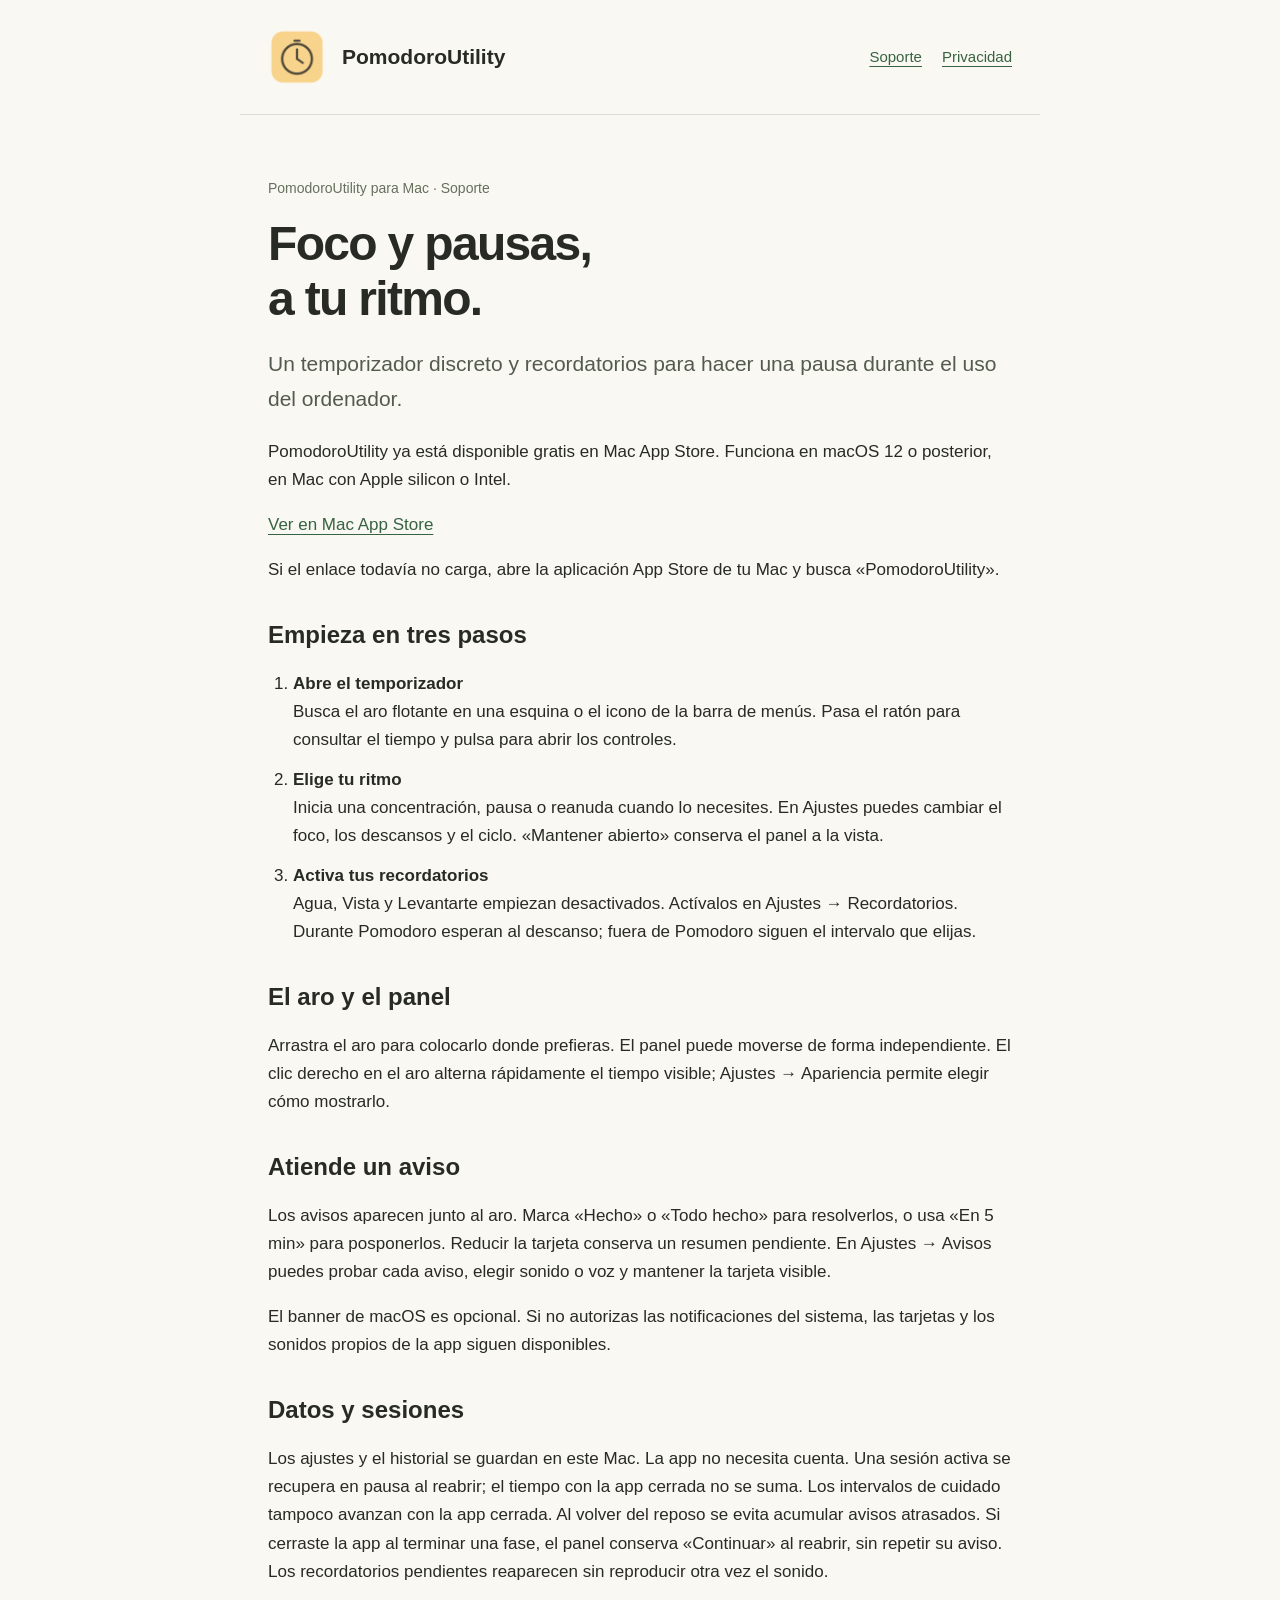
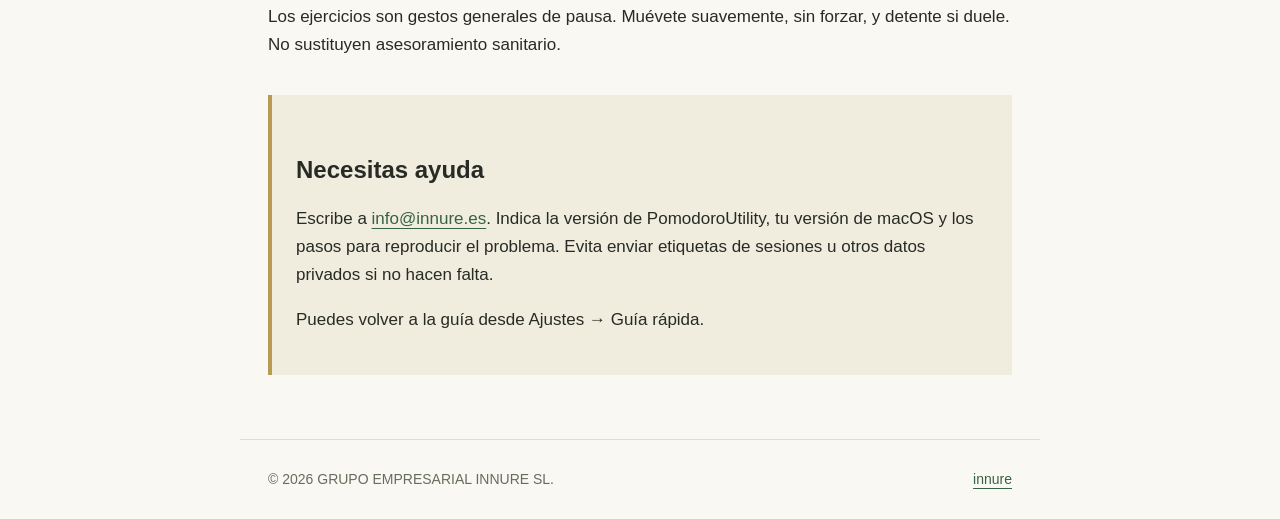
<file: index.html>
<!doctype html>
<html lang="es">
<head>
<meta charset="utf-8">
<meta name="viewport" content="width=device-width, initial-scale=1">
<title>PomodoroUtility · Soporte y guía para Mac</title>
<meta name="description" content="Guía de PomodoroUtility para Mac: temporizador, aro flotante y recordatorios de agua, vista y movimiento.">
<link rel="canonical" href="https://sh3rencr.github.io/pomodoro-support/">
<meta property="og:title" content="PomodoroUtility · Soporte y guía para Mac">
<meta property="og:description" content="Guía de PomodoroUtility para Mac: temporizador, aro flotante y recordatorios de agua, vista y movimiento.">
<meta property="og:type" content="website">
<meta property="og:url" content="https://sh3rencr.github.io/pomodoro-support/">
<meta property="og:image" content="https://sh3rencr.github.io/pomodoro-support/icon.png">
<link rel="icon" href="https://sh3rencr.github.io/pomodoro-support/icon.png">
<link rel="stylesheet" href="https://sh3rencr.github.io/pomodoro-support/style.css">
</head>
<body>
<header>
<img src="https://sh3rencr.github.io/pomodoro-support/icon.png" alt="" width="58" height="58">
<strong>PomodoroUtility</strong>
<nav aria-label="Principal">
<a href="https://sh3rencr.github.io/pomodoro-support/">Soporte</a>
<a href="https://sh3rencr.github.io/pomodoro-support/privacy.html">Privacidad</a>
</nav>
</header>
<main>
<p class="eyebrow">PomodoroUtility para Mac · Soporte</p>
<h1>Foco y pausas,<br>a tu ritmo.</h1>
<p class="lead">Un temporizador discreto y recordatorios para hacer una pausa durante el uso del ordenador.</p>
<p>PomodoroUtility ya está disponible gratis en Mac App Store. Funciona en macOS 12 o posterior, en Mac con Apple silicon o Intel.</p>
<p><a href="https://apps.apple.com/es/app/pomodoroutility/id6815985083">Ver en Mac App Store</a></p>
<p>Si el enlace todavía no carga, abre la aplicación App Store de tu Mac y busca «PomodoroUtility».</p>
<h2>Empieza en tres pasos</h2>
<ol class="steps">
<li>
<strong>Abre el temporizador</strong>Busca el aro flotante en una esquina o el icono de la barra de menús. Pasa el ratón para consultar el tiempo y pulsa para abrir los controles.</li>
<li>
<strong>Elige tu ritmo</strong>Inicia una concentración, pausa o reanuda cuando lo necesites. En Ajustes puedes cambiar el foco, los descansos y el ciclo. «Mantener abierto» conserva el panel a la vista.</li>
<li>
<strong>Activa tus recordatorios</strong>Agua, Vista y Levantarte empiezan desactivados. Actívalos en Ajustes → Recordatorios. Durante Pomodoro esperan al descanso; fuera de Pomodoro siguen el intervalo que elijas.</li>
</ol>
<h2>El aro y el panel</h2>
<p>Arrastra el aro para colocarlo donde prefieras. El panel puede moverse de forma independiente. El clic derecho en el aro alterna rápidamente el tiempo visible; Ajustes → Apariencia permite elegir cómo mostrarlo.</p>
<h2>Atiende un aviso</h2>
<p>Los avisos aparecen junto al aro. Marca «Hecho» o «Todo hecho» para resolverlos, o usa «En 5 min» para posponerlos. Reducir la tarjeta conserva un resumen pendiente. En Ajustes → Avisos puedes probar cada aviso, elegir sonido o voz y mantener la tarjeta visible.</p>
<p>El banner de macOS es opcional. Si no autorizas las notificaciones del sistema, las tarjetas y los sonidos propios de la app siguen disponibles.</p>
<h2>Datos y sesiones</h2>
<p>Los ajustes y el historial se guardan en este Mac. La app no necesita cuenta. Una sesión activa se recupera en pausa al reabrir; el tiempo con la app cerrada no se suma. Los intervalos de cuidado tampoco avanzan con la app cerrada. Al volver del reposo se evita acumular avisos atrasados. Si cerraste la app al terminar una fase, el panel conserva «Continuar» al reabrir, sin repetir su aviso. Los recordatorios pendientes reaparecen sin reproducir otra vez el sonido.</p>
<p>Los ejercicios son gestos generales de pausa. Muévete suavemente, sin forzar, y detente si duele. No sustituyen asesoramiento sanitario.</p>
<section class="contact">
<h2>Necesitas ayuda</h2>
<p>Escribe a <a href="mailto:info@innure.es?subject=Soporte%20PomodoroUtility">info@innure.es</a>. Indica la versión de PomodoroUtility, tu versión de macOS y los pasos para reproducir el problema. Evita enviar etiquetas de sesiones u otros datos privados si no hacen falta.</p>
<p>Puedes volver a la guía desde Ajustes → Guía rápida.</p>
</section>
</main>
<footer>
<span>© 2026 GRUPO EMPRESARIAL INNURE SL.</span>
<a href="https://www.innure.es/">innure</a>
</footer>
</body>
</html>
</file>
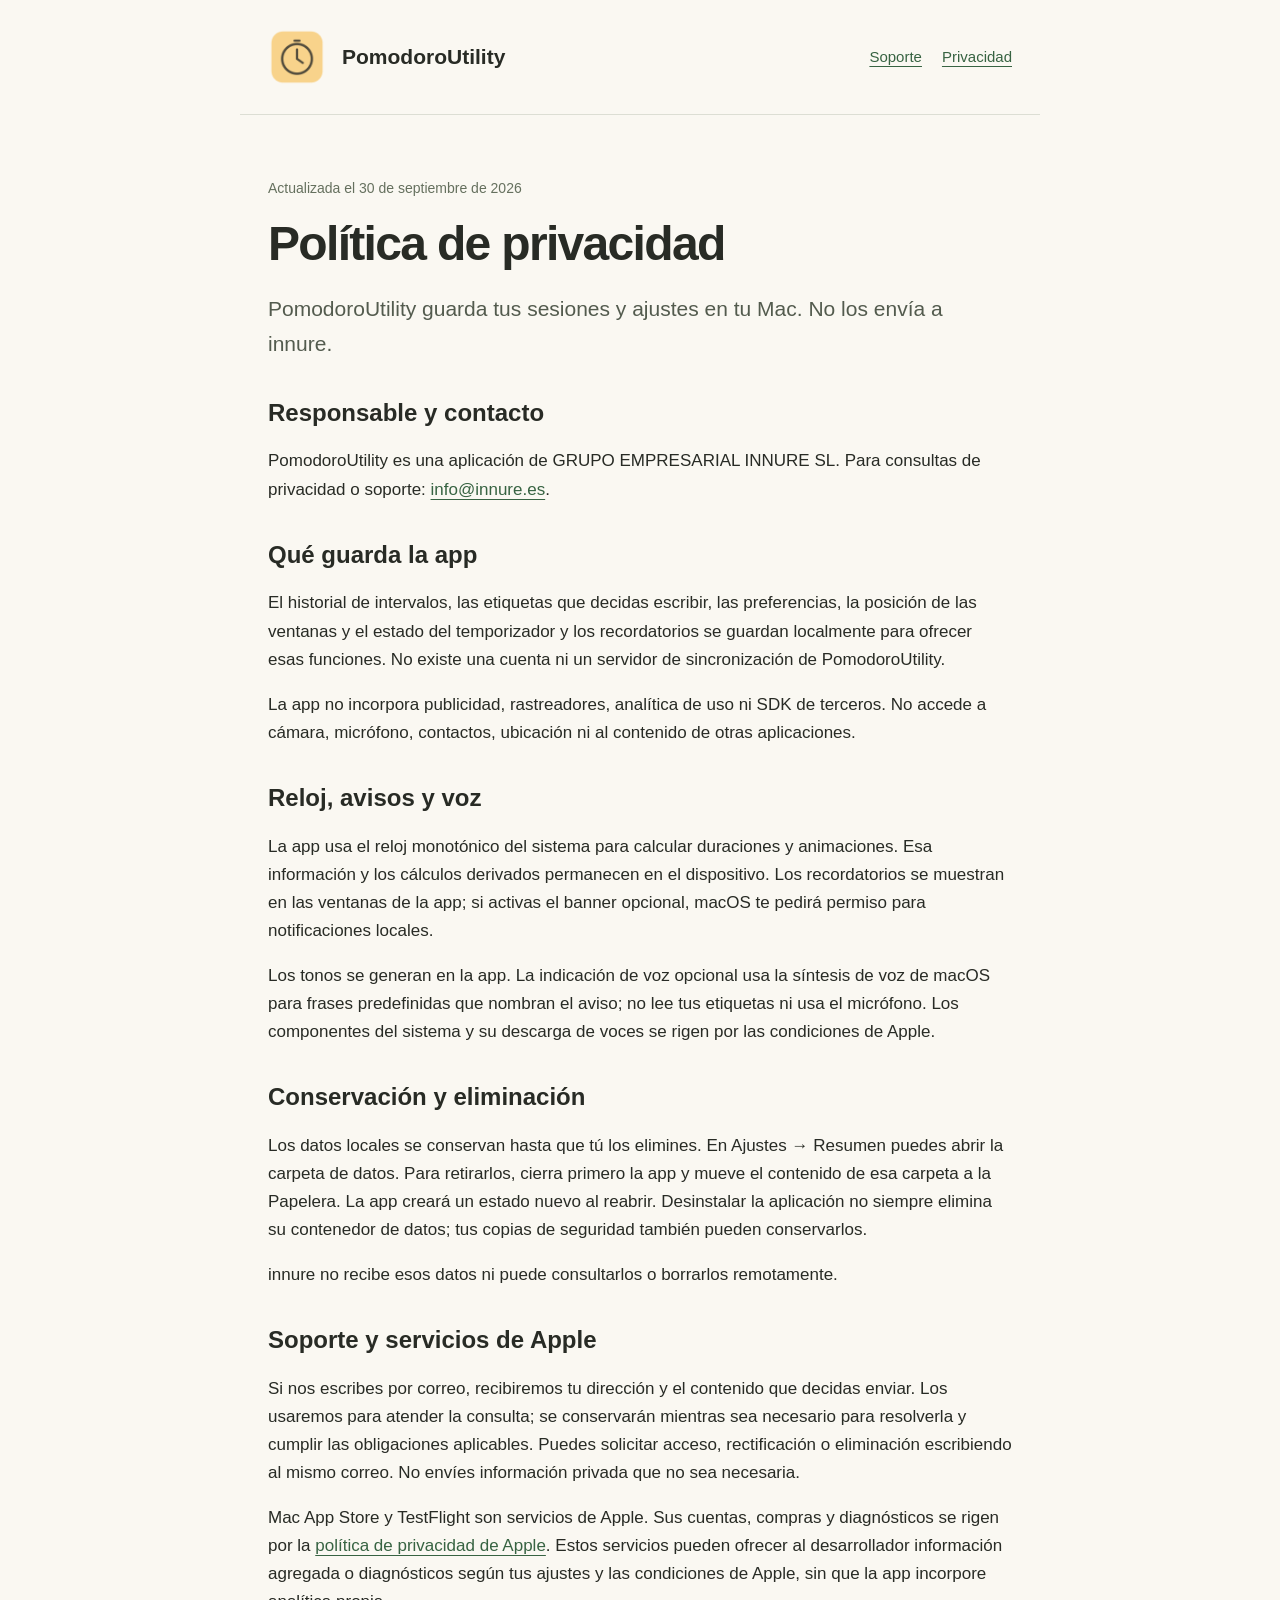
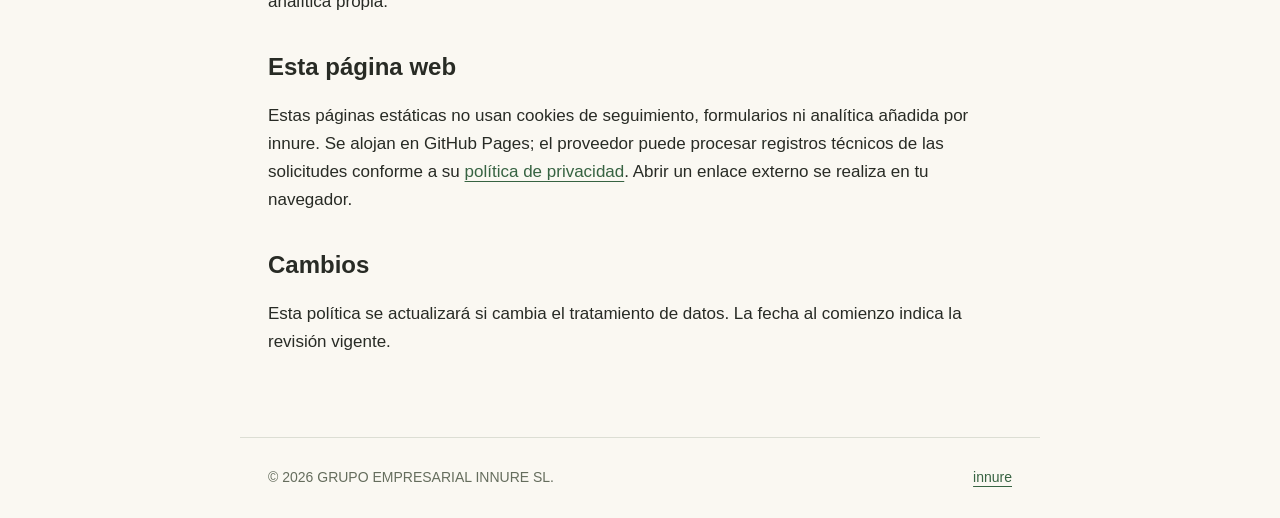
<file: privacy.html>
<!doctype html>
<html lang="es">
<head>
<meta charset="utf-8">
<meta name="viewport" content="width=device-width, initial-scale=1">
<title>PomodoroUtility · Política de privacidad</title>
<meta name="description" content="Cómo PomodoroUtility guarda las sesiones y los ajustes localmente y qué ocurre al contactar con soporte.">
<link rel="canonical" href="https://sh3rencr.github.io/pomodoro-support/privacy.html">
<meta property="og:title" content="PomodoroUtility · Política de privacidad">
<meta property="og:description" content="Cómo PomodoroUtility guarda las sesiones y los ajustes localmente y qué ocurre al contactar con soporte.">
<meta property="og:type" content="website">
<meta property="og:url" content="https://sh3rencr.github.io/pomodoro-support/privacy.html">
<meta property="og:image" content="https://sh3rencr.github.io/pomodoro-support/icon.png">
<link rel="icon" href="https://sh3rencr.github.io/pomodoro-support/icon.png">
<link rel="stylesheet" href="https://sh3rencr.github.io/pomodoro-support/style.css">
</head>
<body>
<header>
<img src="https://sh3rencr.github.io/pomodoro-support/icon.png" alt="" width="58" height="58">
<strong>PomodoroUtility</strong>
<nav aria-label="Principal">
<a href="https://sh3rencr.github.io/pomodoro-support/">Soporte</a>
<a href="https://sh3rencr.github.io/pomodoro-support/privacy.html">Privacidad</a>
</nav>
</header>
<main>
<p class="eyebrow">Actualizada el 30 de septiembre de 2026</p>
<h1>Política de privacidad</h1>
<p class="lead">PomodoroUtility guarda tus sesiones y ajustes en tu Mac. No los envía a innure.</p>
<h2>Responsable y contacto</h2>
<p>PomodoroUtility es una aplicación de GRUPO EMPRESARIAL INNURE SL. Para consultas de privacidad o soporte: <a href="mailto:info@innure.es?subject=Privacidad%20PomodoroUtility">info@innure.es</a>.</p>
<h2>Qué guarda la app</h2>
<p>El historial de intervalos, las etiquetas que decidas escribir, las preferencias, la posición de las ventanas y el estado del temporizador y los recordatorios se guardan localmente para ofrecer esas funciones. No existe una cuenta ni un servidor de sincronización de PomodoroUtility.</p>
<p>La app no incorpora publicidad, rastreadores, analítica de uso ni SDK de terceros. No accede a cámara, micrófono, contactos, ubicación ni al contenido de otras aplicaciones.</p>
<h2>Reloj, avisos y voz</h2>
<p>La app usa el reloj monotónico del sistema para calcular duraciones y animaciones. Esa información y los cálculos derivados permanecen en el dispositivo. Los recordatorios se muestran en las ventanas de la app; si activas el banner opcional, macOS te pedirá permiso para notificaciones locales.</p>
<p>Los tonos se generan en la app. La indicación de voz opcional usa la síntesis de voz de macOS para frases predefinidas que nombran el aviso; no lee tus etiquetas ni usa el micrófono. Los componentes del sistema y su descarga de voces se rigen por las condiciones de Apple.</p>
<h2>Conservación y eliminación</h2>
<p>Los datos locales se conservan hasta que tú los elimines. En Ajustes → Resumen puedes abrir la carpeta de datos. Para retirarlos, cierra primero la app y mueve el contenido de esa carpeta a la Papelera. La app creará un estado nuevo al reabrir. Desinstalar la aplicación no siempre elimina su contenedor de datos; tus copias de seguridad también pueden conservarlos.</p>
<p>innure no recibe esos datos ni puede consultarlos o borrarlos remotamente.</p>
<h2>Soporte y servicios de Apple</h2>
<p>Si nos escribes por correo, recibiremos tu dirección y el contenido que decidas enviar. Los usaremos para atender la consulta; se conservarán mientras sea necesario para resolverla y cumplir las obligaciones aplicables. Puedes solicitar acceso, rectificación o eliminación escribiendo al mismo correo. No envíes información privada que no sea necesaria.</p>
<p>Mac App Store y TestFlight son servicios de Apple. Sus cuentas, compras y diagnósticos se rigen por la <a href="https://www.apple.com/legal/privacy/">política de privacidad de Apple</a>. Estos servicios pueden ofrecer al desarrollador información agregada o diagnósticos según tus ajustes y las condiciones de Apple, sin que la app incorpore analítica propia.</p>
<h2>Esta página web</h2>
<p>Estas páginas estáticas no usan cookies de seguimiento, formularios ni analítica añadida por innure. Se alojan en GitHub Pages; el proveedor puede procesar registros técnicos de las solicitudes conforme a su <a href="https://docs.github.com/en/site-policy/privacy-policies/github-general-privacy-statement">política de privacidad</a>. Abrir un enlace externo se realiza en tu navegador.</p>
<h2>Cambios</h2>
<p>Esta política se actualizará si cambia el tratamiento de datos. La fecha al comienzo indica la revisión vigente.</p>
</main>
<footer>
<span>© 2026 GRUPO EMPRESARIAL INNURE SL.</span>
<a href="https://www.innure.es/">innure</a>
</footer>
</body>
</html>
</file>
